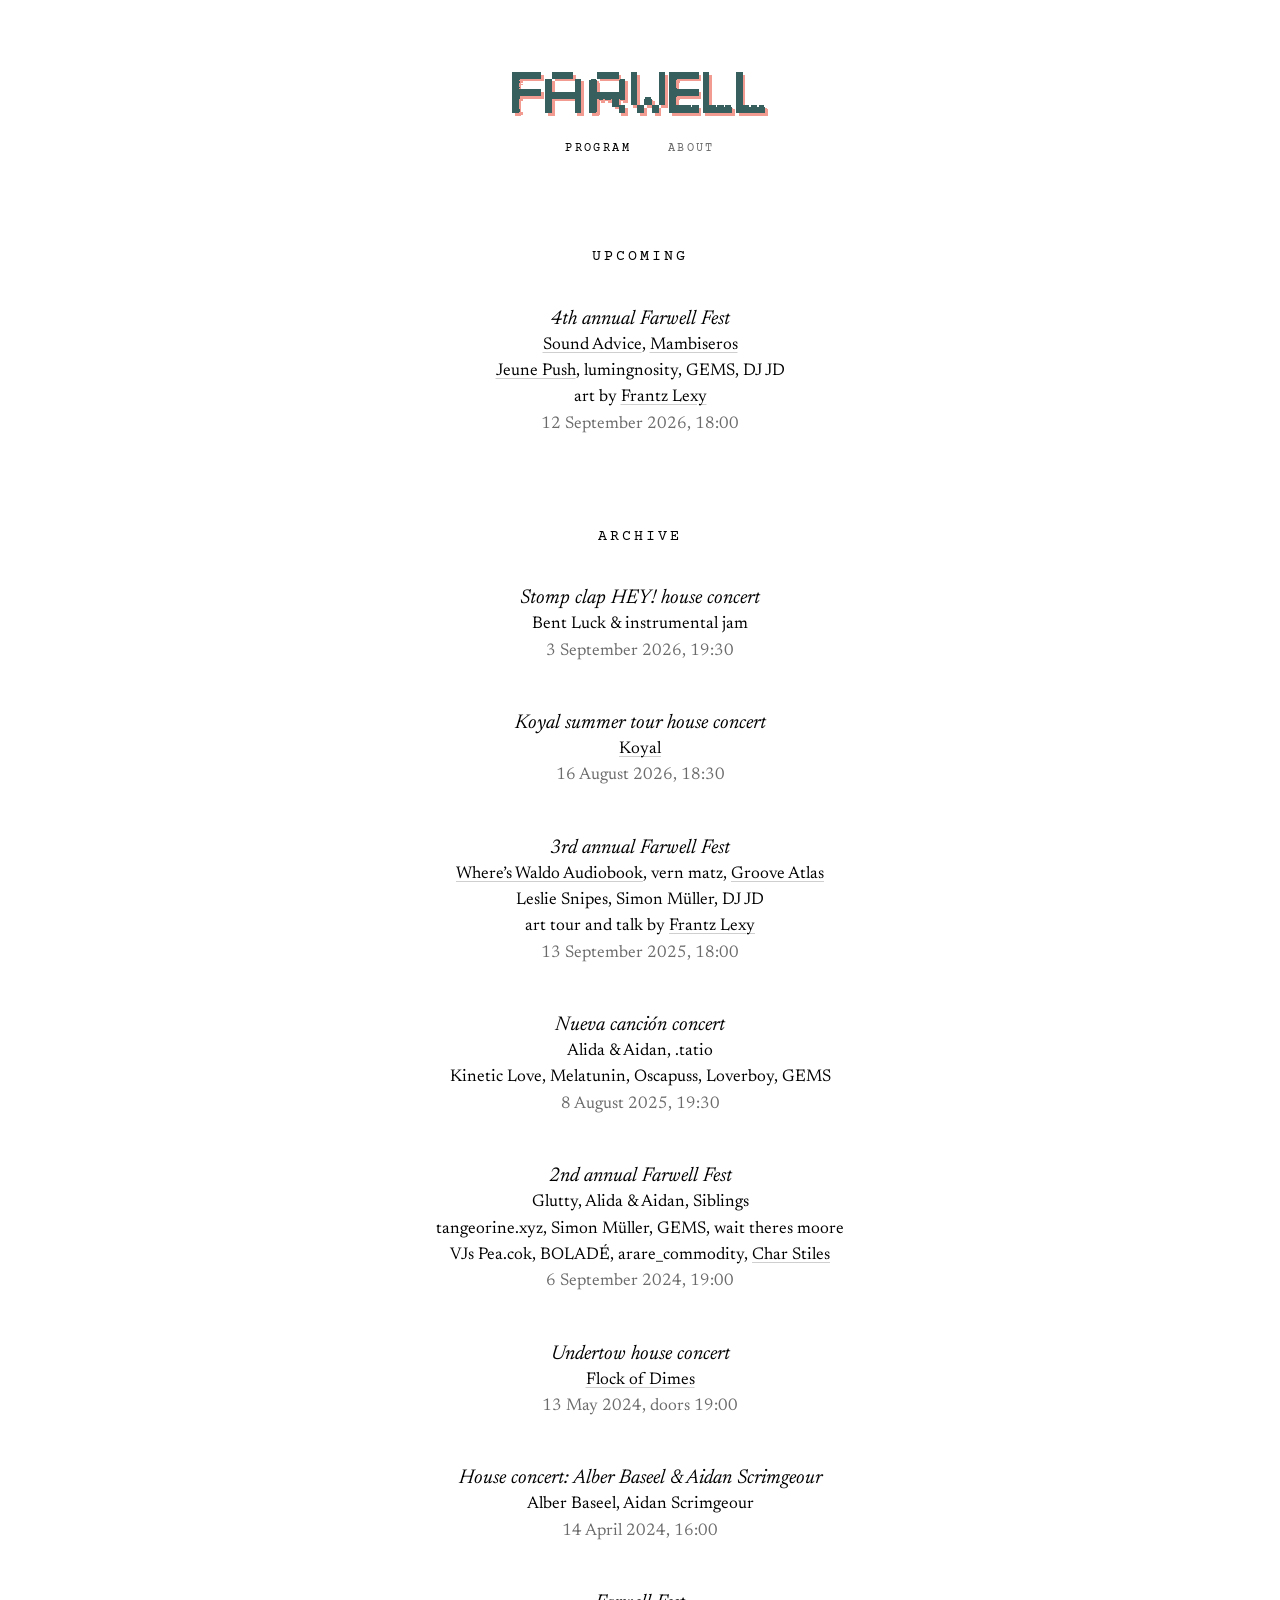
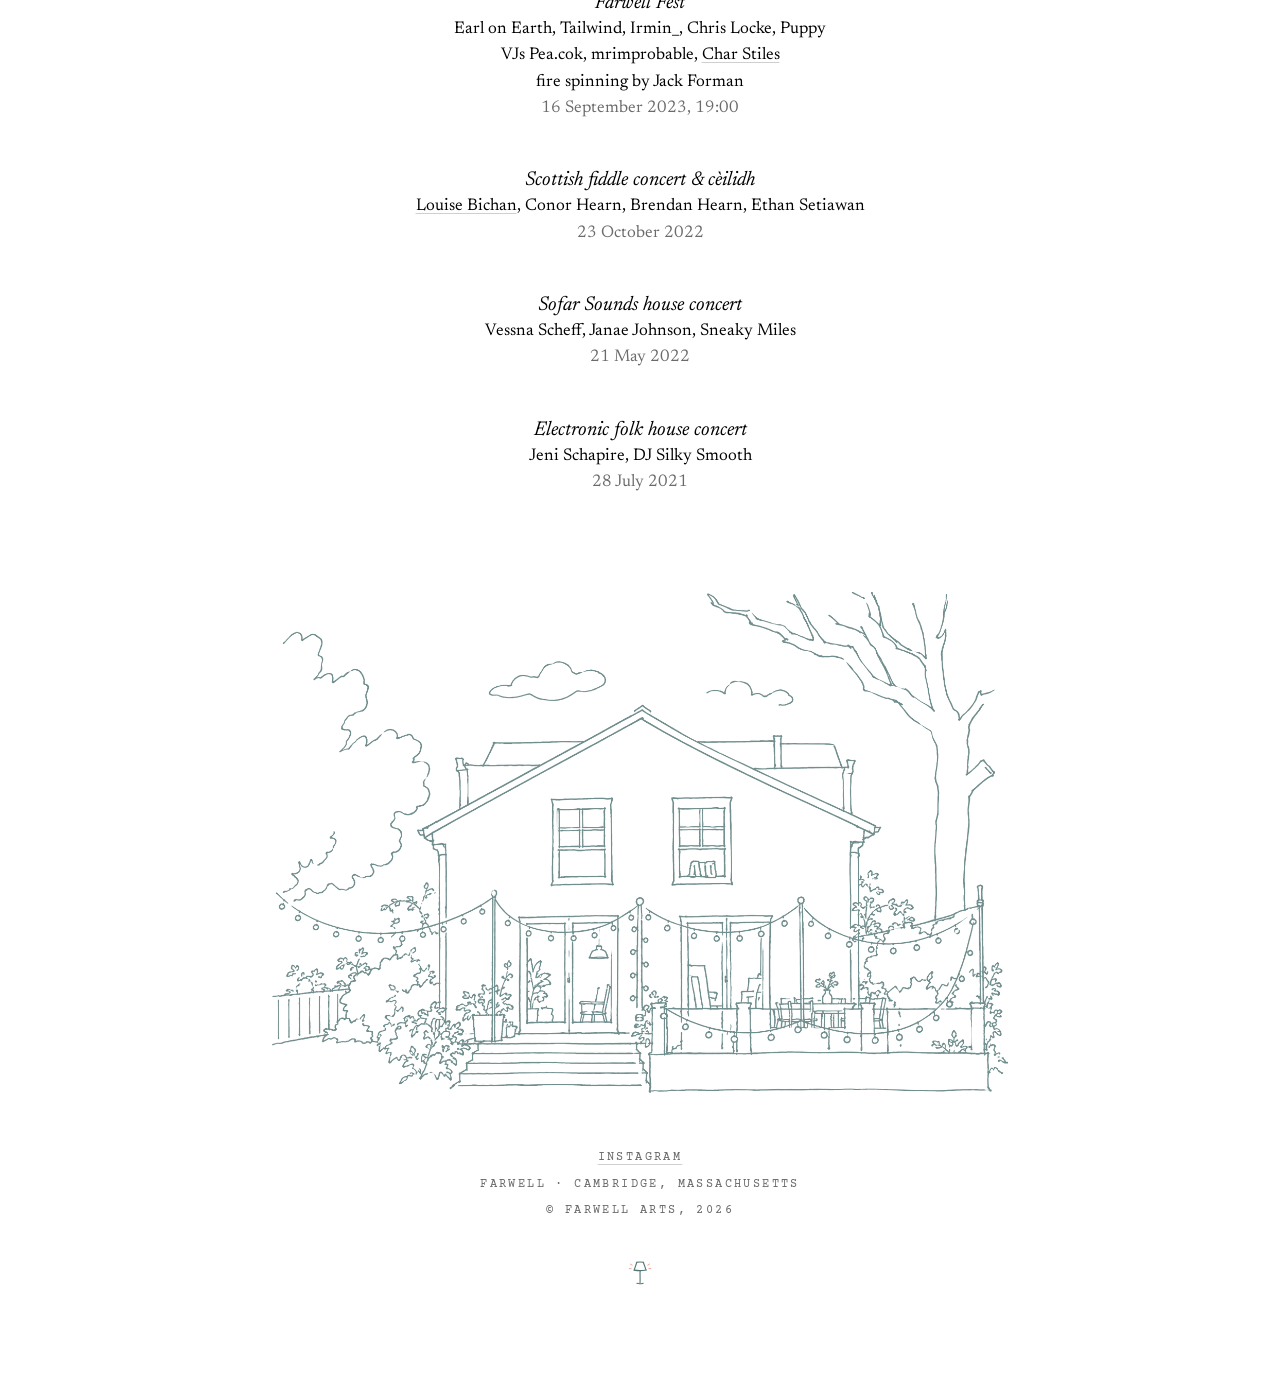
<file: index.html>
<!DOCTYPE html>
<html lang="en">
<head>
<meta charset="utf-8">
<meta name="viewport" content="width=device-width, initial-scale=1">
<title>Farwell Arts</title>
<meta name="description" content="An archive of house concerts, festivals and parties hosted at Farwell in Cambridge, Massachusetts.">
<link rel="preconnect" href="https://fonts.googleapis.com">
<link rel="preconnect" href="https://fonts.gstatic.com" crossorigin>
<link href="https://fonts.googleapis.com/css2?family=Courier+Prime:wght@400&family=Newsreader:ital,opsz,wght@0,6..72,400;1,6..72,400&display=swap" rel="stylesheet">
<link rel="icon" href="lamp.svg" type="image/svg+xml">
<link rel="alternate icon" href="lamp-32.png" sizes="32x32">
<link rel="apple-touch-icon" href="lamp-180.png">
<link rel="stylesheet" href="style.css">
</head>
<body>
<div class="shell">

  <header>
    <h1 class="mark"><img src="farwell.svg" alt="Farwell" width="192" height="33"></h1>
    <nav class="nav">
      <a href="index.html" aria-current="page">Program</a>
      <a href="about.html">About</a>
    </nav>
  </header>

  <main>

    <h2 class="label">Upcoming</h2>

    <div class="event">
      <span class="title">4th annual Farwell Fest</span>
      <span class="with"><a href="https://www.instagram.com/soundadvice.ma/">Sound Advice</a>, <a href="https://www.mambiseros.com">Mambiseros</a></span>
      <span class="with"><a href="https://soundcloud.com/paulbtz">Jeune Push</a>, lumingnosity, GEMS, DJ JD</span>
      <span class="with">art by <a href="https://www.cambridgeart.org/member-spotlight-frantz-lexy/">Frantz Lexy</a></span>
      <span class="when">12 September 2026, 18:00</span>
    </div>

    <h2 class="label">Archive</h2>

    <div class="event">
      <span class="title">Stomp clap HEY! house concert</span>
      <span class="with">Bent Luck &amp; instrumental jam</span>
      <span class="when">3 September 2026, 19:30</span>
    </div>

    <div class="event">
      <span class="title">Koyal summer tour house concert</span>
      <span class="with"><a href="https://www.koyal.band">Koyal</a></span>
      <span class="when">16 August 2026, 18:30</span>
    </div>

    <div class="event">
      <span class="title">3rd annual Farwell Fest</span>
      <span class="with"><a href="https://www.instagram.com/whereswaldoaudiobook/">Where&rsquo;s Waldo Audiobook</a>, vern matz, <a href="https://sites.google.com/view/grooveatlas/home">Groove Atlas</a></span>
      <span class="with">Leslie Snipes, Simon M&uuml;ller, DJ JD</span>
      <span class="with">art tour and talk by <a href="https://www.cambridgeart.org/member-spotlight-frantz-lexy/">Frantz Lexy</a></span>
      <span class="when">13 September 2025, 18:00</span>
    </div>

    <div class="event">
      <span class="title">Nueva canci&oacute;n concert</span>
      <span class="with">Alida &amp; Aidan, .tatio</span>
      <span class="with">Kinetic Love, Melatunin, Oscapuss, Loverboy, GEMS</span>
      <span class="when">8 August 2025, 19:30</span>
    </div>

    <div class="event">
      <span class="title">2nd annual Farwell Fest</span>
      <span class="with">Glutty, Alida &amp; Aidan, Siblings</span>
      <span class="with">tangeorine.xyz, Simon M&uuml;ller, GEMS, wait theres moore</span>
      <span class="with">VJs Pea.cok, BOLAD&Eacute;, arare_commodity, <a href="https://charstiles.com">Char Stiles</a></span>
      <span class="when">6 September 2024, 19:00</span>
    </div>

    <div class="event">
      <span class="title">Undertow house concert</span>
      <span class="with"><a href="https://www.flockofdimes.com">Flock of Dimes</a></span>
      <span class="when">13 May 2024, doors 19:00</span>
    </div>

    <div class="event">
      <span class="title">House concert: Alber Baseel &amp; Aidan Scrimgeour</span>
      <span class="with">Alber Baseel, Aidan Scrimgeour</span>
      <span class="when">14 April 2024, 16:00</span>
    </div>

    <div class="event">
      <span class="title">Farwell Fest</span>
      <span class="with">Earl on Earth, Tailwind, Irmin_, Chris Locke, Puppy</span>
      <span class="with">VJs Pea.cok, mrimprobable, <a href="https://charstiles.com">Char Stiles</a></span>
      <span class="with">fire spinning by Jack Forman</span>
      <span class="when">16 September 2023, 19:00</span>
    </div>

    <div class="event">
      <span class="title">Scottish fiddle concert &amp; c&egrave;ilidh</span>
      <span class="with"><a href="https://www.louisebichan.co.uk/">Louise Bichan</a>, Conor Hearn, Brendan Hearn, Ethan Setiawan</span>
      <span class="when">23 October 2022</span>
    </div>

    <div class="event">
      <span class="title">Sofar Sounds house concert</span>
      <span class="with">Vessna Scheff, Janae Johnson, Sneaky Miles</span>
      <span class="when">21 May 2022</span>
    </div>

    <div class="event">
      <span class="title">Electronic folk house concert</span>
      <span class="with">Jeni Schapire, DJ Silky Smooth</span>
      <span class="when">28 July 2021</span>
    </div>

  </main>

    <img class="ground" src="haus.png" alt="Line drawing of the Farwell house: a gabled two-storey house behind a fence strung with lights, chairs and planters on the deck, and a tree overhead." width="1430" height="973">

  <footer class="colophon">
    <div><a href="https://www.instagram.com/farwell.arts">Instagram</a></div>
    <div>Farwell &middot; Cambridge, Massachusetts</div>
    <div>&copy; Farwell Arts, 2026</div>
    <img class="device" src="lamp-rays.svg" alt="" width="28" height="37">
  </footer>

</div>
</body>
</html>
</file>
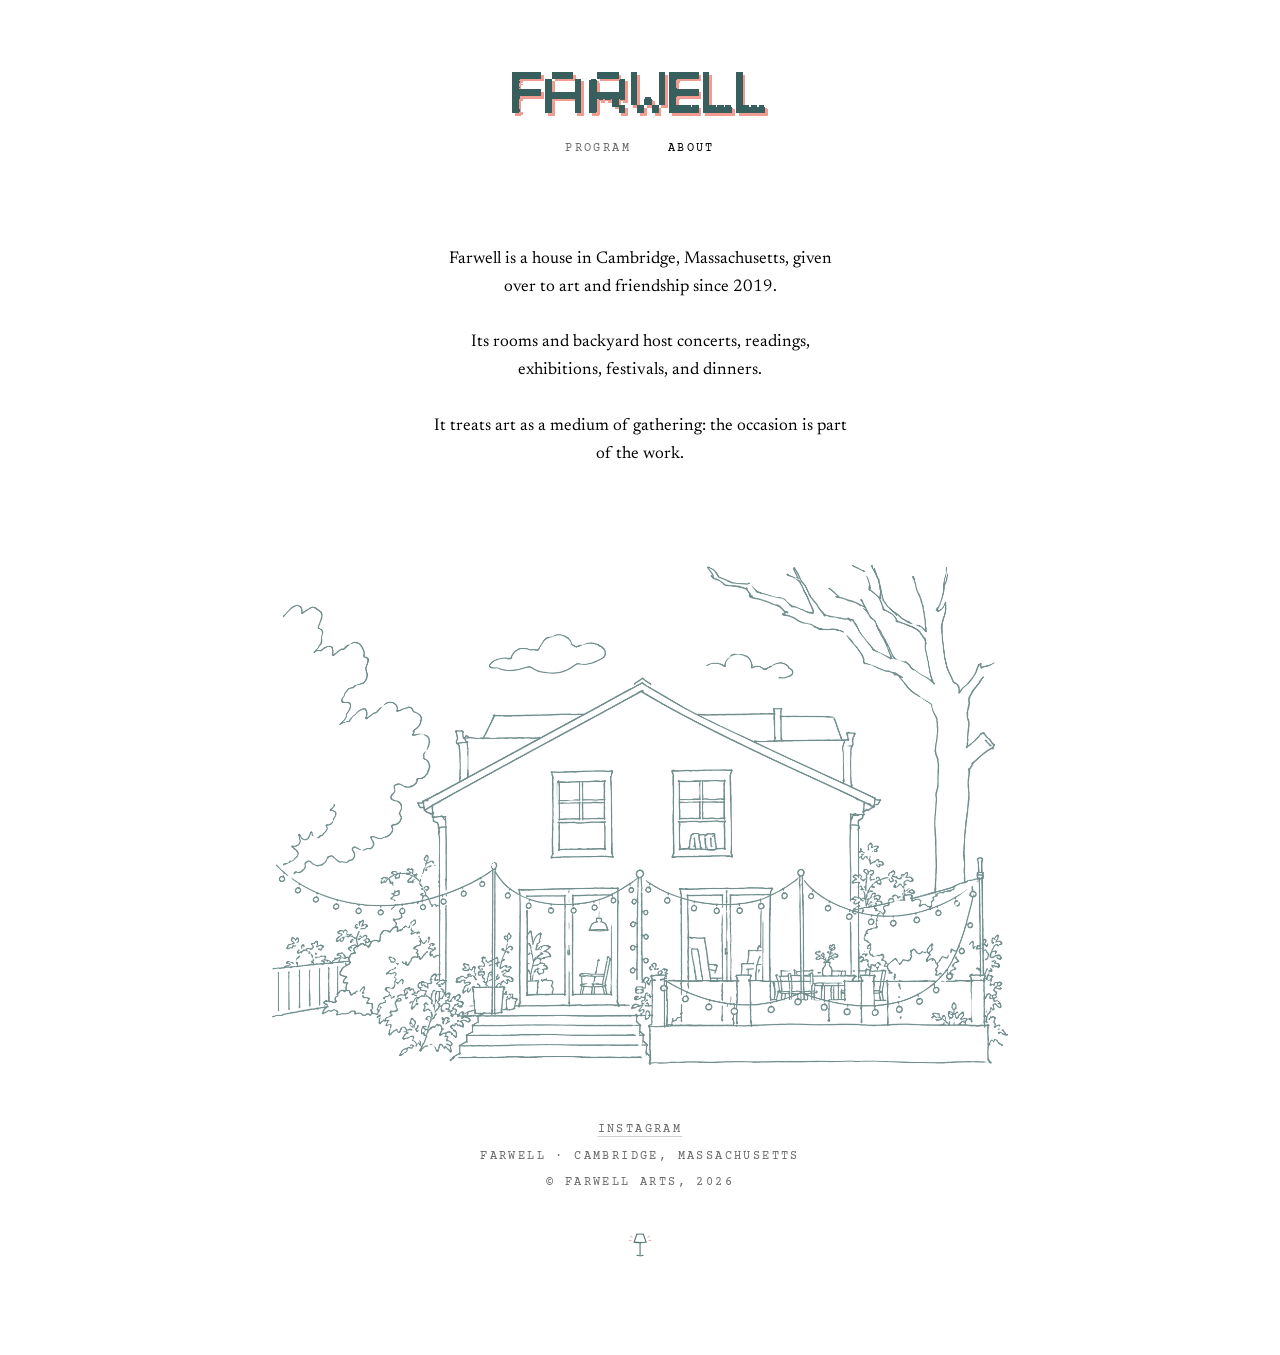
<file: about.html>
<!DOCTYPE html>
<html lang="en">
<head>
<meta charset="utf-8">
<meta name="viewport" content="width=device-width, initial-scale=1">
<title>Farwell Arts &mdash; About</title>
<meta name="description" content="Farwell is a house in Cambridge, Massachusetts, given over to art and friendship since 2019.">
<link rel="preconnect" href="https://fonts.googleapis.com">
<link rel="preconnect" href="https://fonts.gstatic.com" crossorigin>
<link href="https://fonts.googleapis.com/css2?family=Courier+Prime:wght@400&family=Newsreader:ital,opsz,wght@0,6..72,400;1,6..72,400&display=swap" rel="stylesheet">
<link rel="icon" href="lamp.svg" type="image/svg+xml">
<link rel="alternate icon" href="lamp-32.png" sizes="32x32">
<link rel="apple-touch-icon" href="lamp-180.png">
<link rel="stylesheet" href="style.css">
</head>
<body>
<div class="shell">

  <header>
    <h1 class="mark"><img src="farwell.svg" alt="Farwell" width="192" height="33"></h1>
    <nav class="nav">
      <a href="index.html">Program</a>
      <a href="about.html" aria-current="page">About</a>
    </nav>
  </header>

  <main>
    <div class="about">
      <p>Farwell is a house in Cambridge, Massachusetts, given over to art and friendship since 2019.</p>
      <p>Its rooms and backyard host concerts, readings, exhibitions, festivals, and dinners.</p>
      <p>It treats art as a medium of gathering: the occasion is part of the work.</p>
    </div>
  </main>

    <img class="ground" src="haus.png" alt="Line drawing of the Farwell house: a gabled two-storey house behind a fence strung with lights, chairs and planters on the deck, and a tree overhead." width="1430" height="973">

  <footer class="colophon">
    <div><a href="https://www.instagram.com/farwell.arts">Instagram</a></div>
    <div>Farwell &middot; Cambridge, Massachusetts</div>
    <div>&copy; Farwell Arts, 2026</div>
    <img class="device" src="lamp-rays.svg" alt="" width="28" height="37">
  </footer>

</div>
</body>
</html>
</file>
<file: style.css>
/* --------------------------------------------------------------------------
   farwell-arts.org
   One centred column on white. Hierarchy comes from case and space.
   Section labels are tracked-out mono; titles are italic; everything else
   sits quietly beneath them.
   -------------------------------------------------------------------------- */

:root {
  --paper: #ffffff;
  --ink:   #000000;
  --quiet: #6b6b6b;
  --accent: #365f5e;   /* the masthead teal, for links */

  --serif: "Newsreader", "Times New Roman", Times, serif;
  --mono:  "Courier Prime", ui-monospace, "SF Mono", Menlo, Courier, monospace;
}

* { box-sizing: border-box; }

html { -webkit-text-size-adjust: 100%; }

body { overflow-x: hidden; }

body {
  margin: 0;
  background: var(--paper);
  color: var(--ink);
  font-family: var(--serif);
  font-size: 1.0625rem;
  line-height: 1.5;
  font-weight: 400;
  text-align: center;
  -webkit-font-smoothing: antialiased;
  text-rendering: optimizeLegibility;
}

.shell {
  max-width: 38rem;
  margin: 0 auto;
  padding: 4.5rem 1.5rem 6rem;
}

/* ---- masthead ------------------------------------------------------------ */

.mark {
  margin: 0 0 1.5rem;
  font-size: inherit;
  font-weight: 400;
}

/* the wordmark is drawn, not set */
.mark img {
  display: block;
  width: 16rem;
  max-width: 78%;
  height: auto;
  margin: 0 auto;
}

/* ---- navigation ---------------------------------------------------------- */

.nav {
  font-family: var(--mono);
  font-size: 0.75rem;
  letter-spacing: 0.2em;
  text-transform: uppercase;
  margin: 1.4rem 0 0;
}

.nav a {
  color: var(--quiet);
  text-decoration: none;
  margin: 0 0.85rem;
}
.nav a:hover { color: var(--ink); }
.nav a[aria-current="page"] { color: var(--ink); }

/* ---- about --------------------------------------------------------------- */

.about {
  max-width: 26rem;
  margin: 5.5rem auto 0;
}

.about p { margin: 0 0 1.7rem; line-height: 1.65; }
.about p:last-child { margin-bottom: 0; }

/* ---- section labels ------------------------------------------------------ */

.label {
  font-family: var(--mono);
  font-size: 0.9375rem;
  font-weight: 400;
  letter-spacing: 0.2em;
  text-transform: uppercase;
  margin: 5.5rem 0 2.25rem;
}

/* ---- entries ------------------------------------------------------------- */

.event { margin: 0 0 2.75rem; }
.event:last-child { margin-bottom: 0; }

.event .title {
  display: block;
  font-style: italic;
  font-size: 1.25rem;
  line-height: 1.4;
}

.event .with,
.event .when {
  display: block;
  line-height: 1.55;
}

.event .when { color: var(--quiet); }

/* artist links: visible, but they must not outshout the names */
.event a {
  color: inherit;
  text-decoration: underline;
  text-decoration-color: #cfcfcf;
  text-decoration-thickness: 1px;
  text-underline-offset: 3px;
}
.event a:hover { color: var(--accent); text-decoration-color: currentColor; }


/* ---- footer -------------------------------------------------------------- */

/* ---- the drawing, as the page's ground ----------------------------------- */

.ground {
  display: block;
  position: relative;
  left: 50%;
  transform: translateX(-50%);
  width: 100vw;
  max-width: 46rem;
  height: auto;
  margin-top: 6rem;
  opacity: 0.7;
}

@media (max-width: 44rem) {
  .ground { margin-top: 4.5rem; }
}

.colophon a {
  color: inherit;
  text-decoration: underline;
  text-decoration-color: #cfcfcf;
  text-decoration-thickness: 1px;
  text-underline-offset: 4px;
}
.colophon a:hover { color: var(--accent); text-decoration-color: currentColor; }

/* the lamp closes the page, after the colophon rather than above it */
.colophon .device {
  display: block;
  width: 1.5rem;
  height: auto;
  margin: 1.9rem auto 0;
  opacity: 0.85;
}

.colophon {
  font-family: var(--mono);
  font-size: 0.75rem;
  letter-spacing: 0.2em;
  text-transform: uppercase;
  color: var(--quiet);
  margin-top: 3.25rem;
  line-height: 2.2;
}

/* ---- small screens ------------------------------------------------------- */

@media (max-width: 34rem) {
  .shell { padding: 3rem 1.25rem 4.5rem; }
  .label { margin: 4rem 0 2rem; }
  .event { margin-bottom: 2.5rem; }
  .event .title { font-size: 1.1875rem; }
}
</file>
